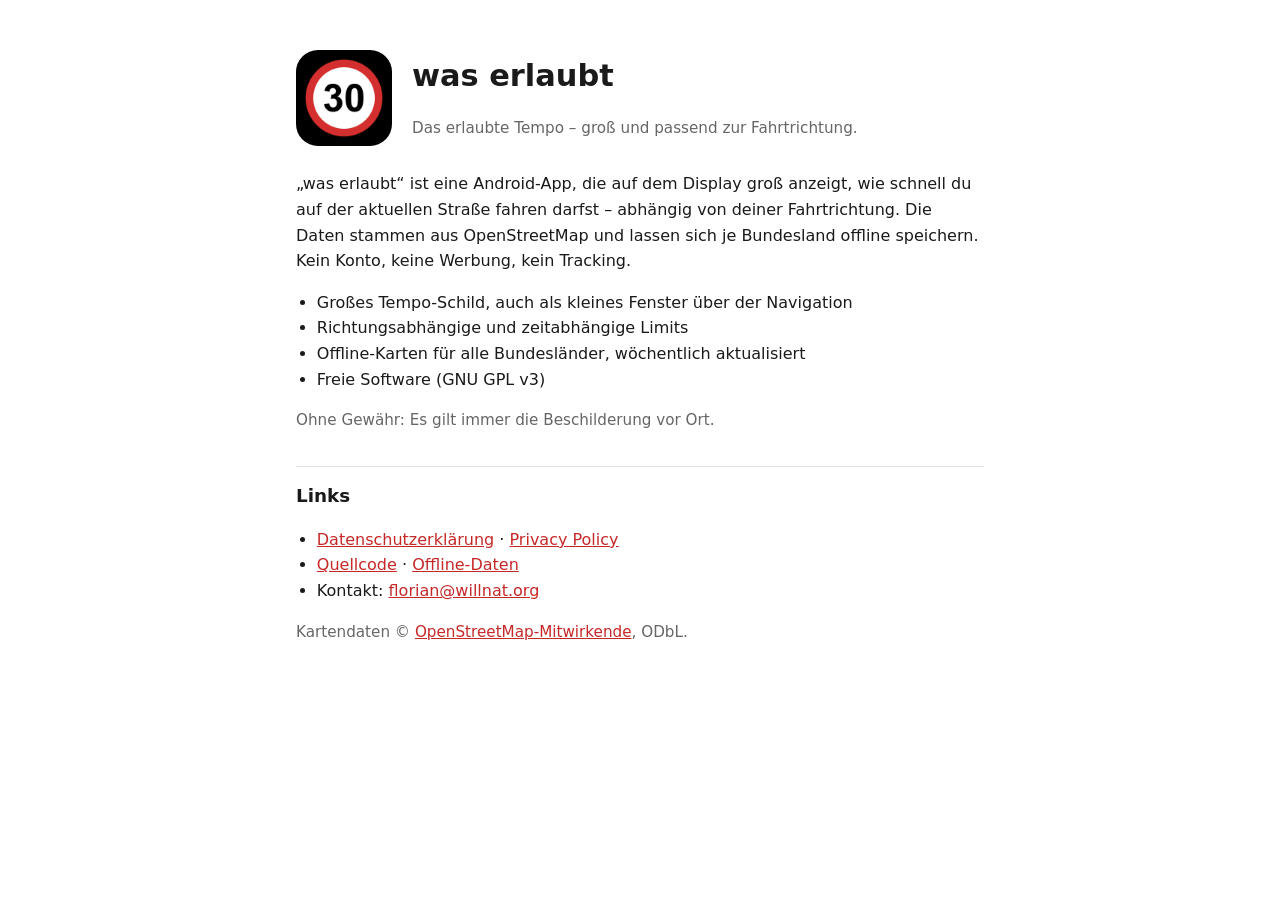
<file: docs/index.html>
<!doctype html>
<html lang="de">
<head>
<meta charset="utf-8">
<meta name="viewport" content="width=device-width, initial-scale=1">
<title>was erlaubt</title>
<link rel="icon" href="icon-512.png">
<link rel="stylesheet" href="style.css">
</head>
<body>
<main>
<div class="hero">
  <img src="icon-512.png" alt="">
  <div>
    <h1>was erlaubt</h1>
    <p class="meta">Das erlaubte Tempo – groß und passend zur Fahrtrichtung.</p>
  </div>
</div>

<p>„was erlaubt“ ist eine Android-App, die auf dem Display groß anzeigt, wie schnell du auf der
aktuellen Straße fahren darfst – abhängig von deiner Fahrtrichtung. Die Daten stammen aus
OpenStreetMap und lassen sich je Bundesland offline speichern. Kein Konto, keine Werbung, kein Tracking.</p>

<ul>
  <li>Großes Tempo-Schild, auch als kleines Fenster über der Navigation</li>
  <li>Richtungsabhängige und zeitabhängige Limits</li>
  <li>Offline-Karten für alle Bundesländer, wöchentlich aktualisiert</li>
  <li>Freie Software (GNU GPL v3)</li>
</ul>

<p class="meta">Ohne Gewähr: Es gilt immer die Beschilderung vor Ort.</p>

<h2>Links</h2>
<ul>
  <li><a href="datenschutz.html">Datenschutzerklärung</a> · <a href="privacy.html">Privacy Policy</a></li>
  <li><a href="https://github.com/strYchni0x/was-erlaubt-app">Quellcode</a> ·
      <a href="https://github.com/strYchni0x/was-erlaubt-daten">Offline-Daten</a></li>
  <li>Kontakt: <a href="mailto:florian@willnat.org">florian@willnat.org</a></li>
</ul>

<p class="meta">Kartendaten © <a href="https://www.openstreetmap.org/copyright">OpenStreetMap-Mitwirkende</a>, ODbL.</p>
</main>
</body>
</html>
</file>
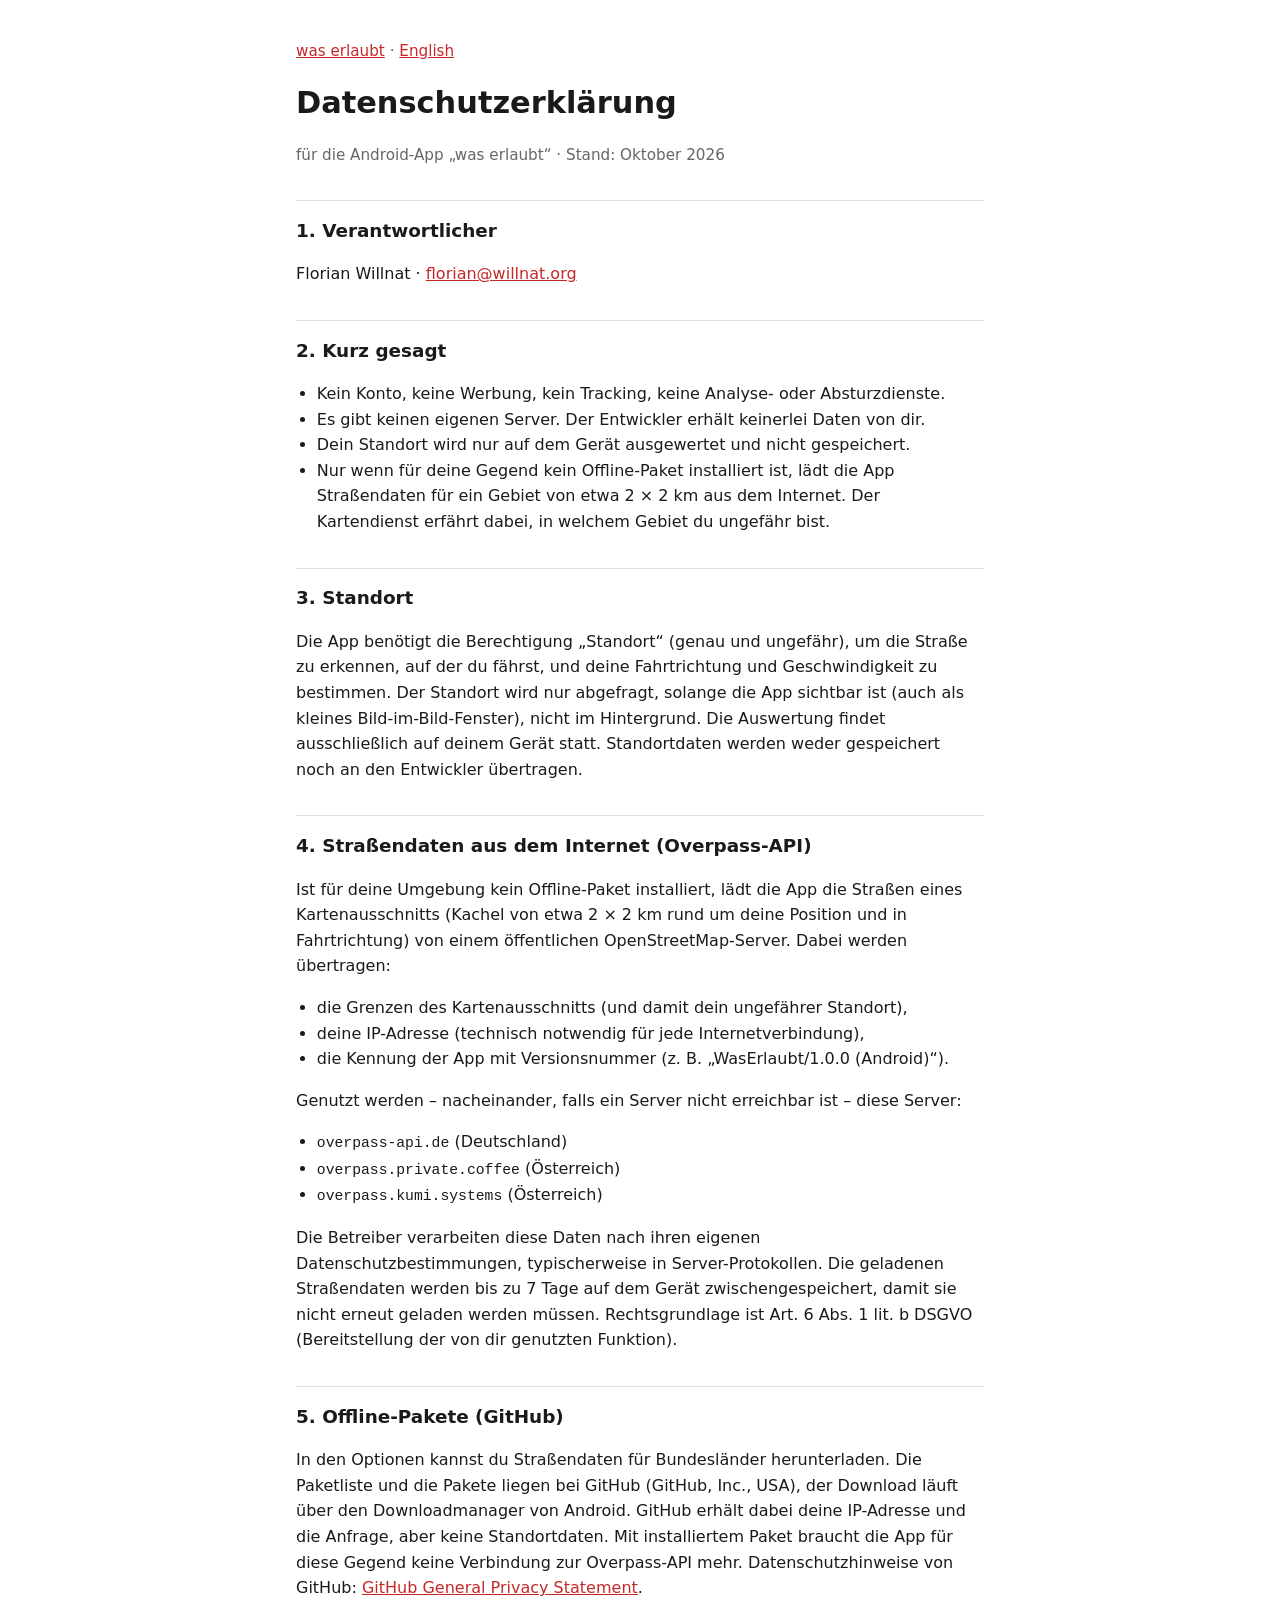
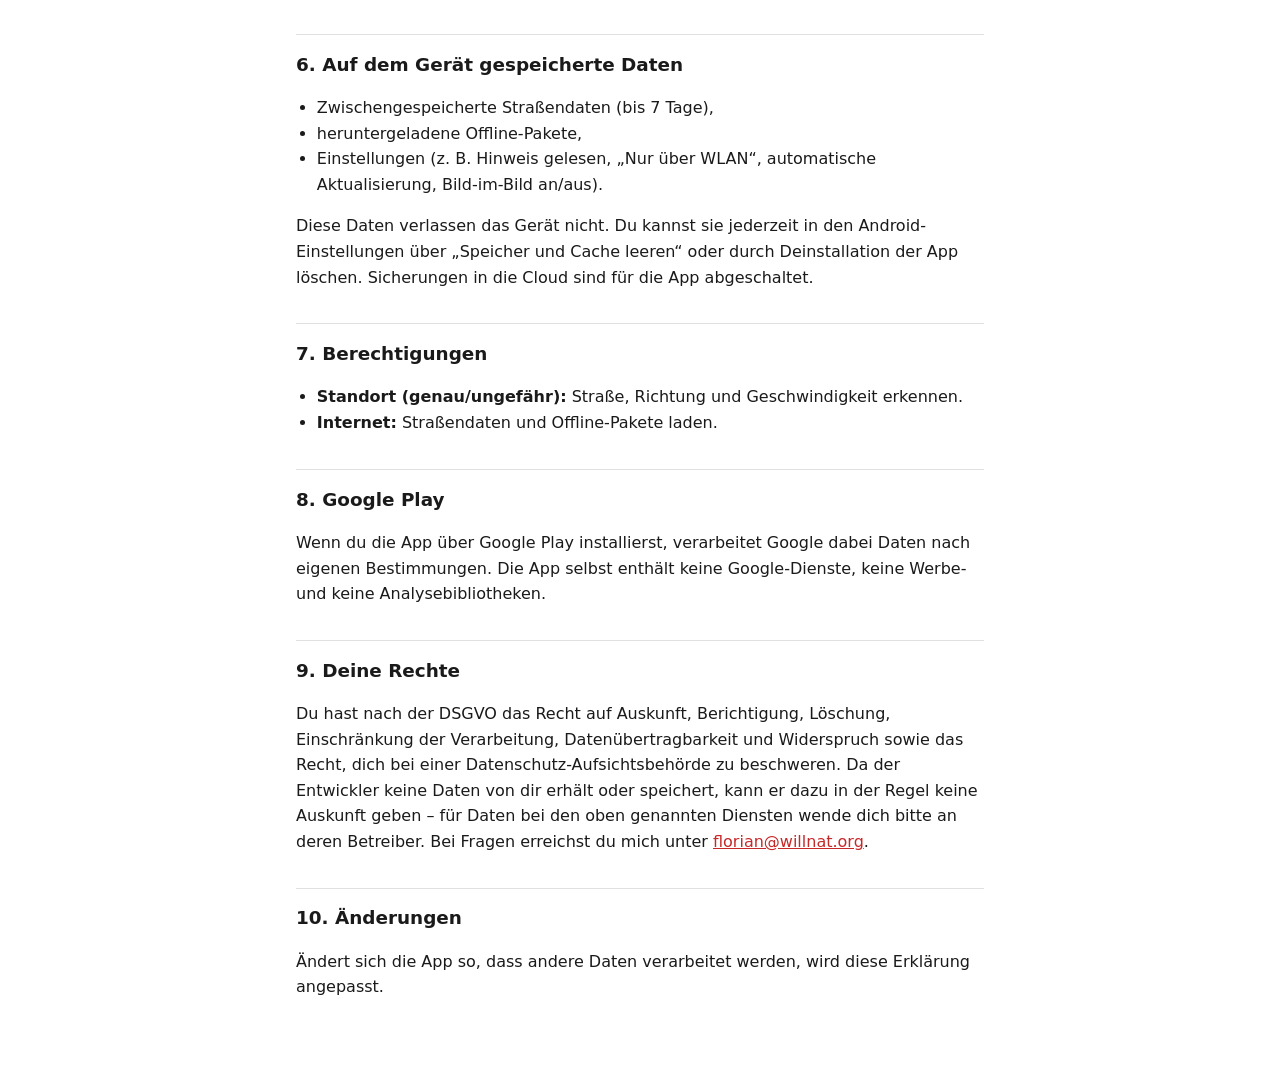
<file: docs/datenschutz.html>
<!doctype html>
<html lang="de">
<head>
<meta charset="utf-8">
<meta name="viewport" content="width=device-width, initial-scale=1">
<title>Datenschutzerklärung – was erlaubt</title>
<link rel="stylesheet" href="style.css">
</head>
<body>
<main>
<p class="nav"><a href="./">was erlaubt</a> · <a href="privacy.html">English</a></p>
<h1>Datenschutzerklärung</h1>
<p class="meta">für die Android-App „was erlaubt“ · Stand: Oktober 2026</p>

<h2>1. Verantwortlicher</h2>
<p>Florian Willnat · <a href="mailto:florian@willnat.org">florian@willnat.org</a></p>

<h2>2. Kurz gesagt</h2>
<ul>
  <li>Kein Konto, keine Werbung, kein Tracking, keine Analyse- oder Absturzdienste.</li>
  <li>Es gibt keinen eigenen Server. Der Entwickler erhält keinerlei Daten von dir.</li>
  <li>Dein Standort wird nur auf dem Gerät ausgewertet und nicht gespeichert.</li>
  <li>Nur wenn für deine Gegend kein Offline-Paket installiert ist, lädt die App Straßendaten
      für ein Gebiet von etwa 2 × 2 km aus dem Internet. Der Kartendienst erfährt dabei, in welchem
      Gebiet du ungefähr bist.</li>
</ul>

<h2>3. Standort</h2>
<p>Die App benötigt die Berechtigung „Standort“ (genau und ungefähr), um die Straße zu erkennen, auf der
du fährst, und deine Fahrtrichtung und Geschwindigkeit zu bestimmen. Der Standort wird nur abgefragt,
solange die App sichtbar ist (auch als kleines Bild-im-Bild-Fenster), nicht im Hintergrund. Die
Auswertung findet ausschließlich auf deinem Gerät statt. Standortdaten werden weder gespeichert noch an
den Entwickler übertragen.</p>

<h2>4. Straßendaten aus dem Internet (Overpass-API)</h2>
<p>Ist für deine Umgebung kein Offline-Paket installiert, lädt die App die Straßen eines Kartenausschnitts
(Kachel von etwa 2 × 2 km rund um deine Position und in Fahrtrichtung) von einem öffentlichen
OpenStreetMap-Server. Dabei werden übertragen:</p>
<ul>
  <li>die Grenzen des Kartenausschnitts (und damit dein ungefährer Standort),</li>
  <li>deine IP-Adresse (technisch notwendig für jede Internetverbindung),</li>
  <li>die Kennung der App mit Versionsnummer (z. B. „WasErlaubt/1.0.0 (Android)“).</li>
</ul>
<p>Genutzt werden – nacheinander, falls ein Server nicht erreichbar ist – diese Server:</p>
<ul>
  <li><code>overpass-api.de</code> (Deutschland)</li>
  <li><code>overpass.private.coffee</code> (Österreich)</li>
  <li><code>overpass.kumi.systems</code> (Österreich)</li>
</ul>
<p>Die Betreiber verarbeiten diese Daten nach ihren eigenen Datenschutzbestimmungen, typischerweise in
Server-Protokollen. Die geladenen Straßendaten werden bis zu 7 Tage auf dem Gerät zwischengespeichert,
damit sie nicht erneut geladen werden müssen. Rechtsgrundlage ist Art. 6 Abs. 1 lit. b DSGVO
(Bereitstellung der von dir genutzten Funktion).</p>

<h2>5. Offline-Pakete (GitHub)</h2>
<p>In den Optionen kannst du Straßendaten für Bundesländer herunterladen. Die Paketliste und die Pakete
liegen bei GitHub (GitHub, Inc., USA), der Download läuft über den Downloadmanager von Android. GitHub
erhält dabei deine IP-Adresse und die Anfrage, aber keine Standortdaten. Mit installiertem Paket braucht
die App für diese Gegend keine Verbindung zur Overpass-API mehr. Datenschutzhinweise von GitHub:
<a href="https://docs.github.com/de/site-policy/privacy-policies/github-general-privacy-statement">GitHub General Privacy Statement</a>.</p>

<h2>6. Auf dem Gerät gespeicherte Daten</h2>
<ul>
  <li>Zwischengespeicherte Straßendaten (bis 7 Tage),</li>
  <li>heruntergeladene Offline-Pakete,</li>
  <li>Einstellungen (z. B. Hinweis gelesen, „Nur über WLAN“, automatische Aktualisierung, Bild-im-Bild an/aus).</li>
</ul>
<p>Diese Daten verlassen das Gerät nicht. Du kannst sie jederzeit in den Android-Einstellungen über
„Speicher und Cache leeren“ oder durch Deinstallation der App löschen. Sicherungen in die Cloud sind
für die App abgeschaltet.</p>

<h2>7. Berechtigungen</h2>
<ul>
  <li><strong>Standort (genau/ungefähr):</strong> Straße, Richtung und Geschwindigkeit erkennen.</li>
  <li><strong>Internet:</strong> Straßendaten und Offline-Pakete laden.</li>
</ul>

<h2>8. Google Play</h2>
<p>Wenn du die App über Google Play installierst, verarbeitet Google dabei Daten nach eigenen
Bestimmungen. Die App selbst enthält keine Google-Dienste, keine Werbe- und keine Analysebibliotheken.</p>

<h2>9. Deine Rechte</h2>
<p>Du hast nach der DSGVO das Recht auf Auskunft, Berichtigung, Löschung, Einschränkung der Verarbeitung,
Datenübertragbarkeit und Widerspruch sowie das Recht, dich bei einer Datenschutz-Aufsichtsbehörde zu
beschweren. Da der Entwickler keine Daten von dir erhält oder speichert, kann er dazu in der Regel keine
Auskunft geben – für Daten bei den oben genannten Diensten wende dich bitte an deren Betreiber. Bei
Fragen erreichst du mich unter <a href="mailto:florian@willnat.org">florian@willnat.org</a>.</p>

<h2>10. Änderungen</h2>
<p>Ändert sich die App so, dass andere Daten verarbeitet werden, wird diese Erklärung angepasst.</p>
</main>
</body>
</html>
</file>
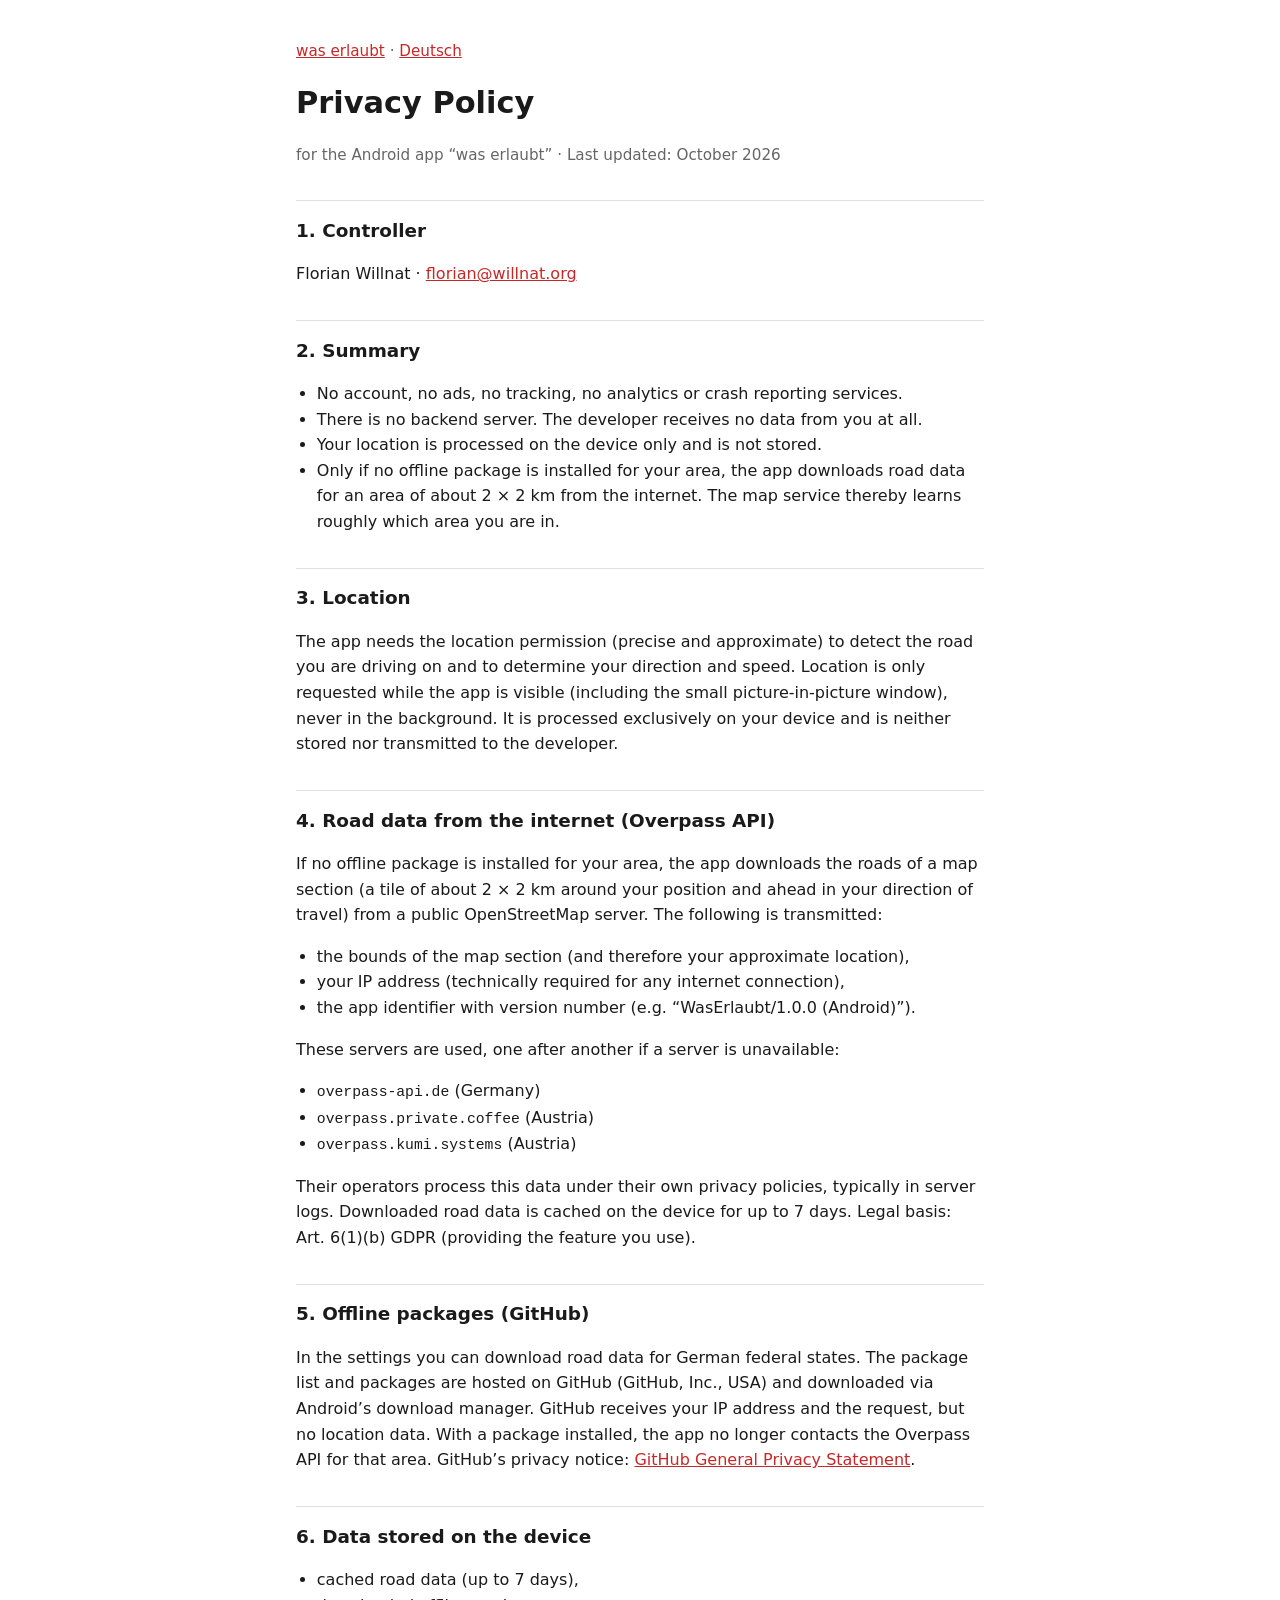
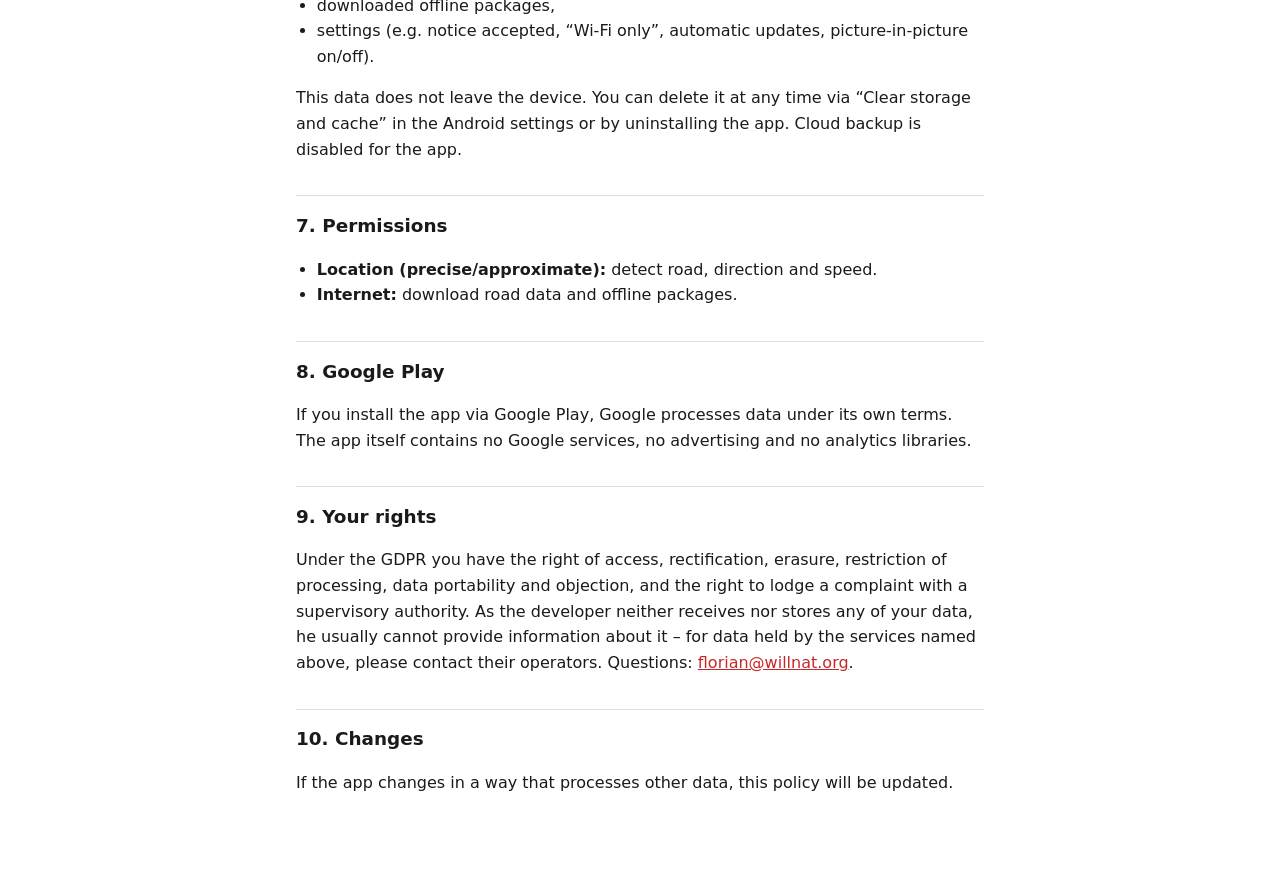
<file: docs/privacy.html>
<!doctype html>
<html lang="en">
<head>
<meta charset="utf-8">
<meta name="viewport" content="width=device-width, initial-scale=1">
<title>Privacy Policy – was erlaubt</title>
<link rel="stylesheet" href="style.css">
</head>
<body>
<main>
<p class="nav"><a href="./">was erlaubt</a> · <a href="datenschutz.html">Deutsch</a></p>
<h1>Privacy Policy</h1>
<p class="meta">for the Android app “was erlaubt” · Last updated: October 2026</p>

<h2>1. Controller</h2>
<p>Florian Willnat · <a href="mailto:florian@willnat.org">florian@willnat.org</a></p>

<h2>2. Summary</h2>
<ul>
  <li>No account, no ads, no tracking, no analytics or crash reporting services.</li>
  <li>There is no backend server. The developer receives no data from you at all.</li>
  <li>Your location is processed on the device only and is not stored.</li>
  <li>Only if no offline package is installed for your area, the app downloads road data for an area of
      about 2 × 2 km from the internet. The map service thereby learns roughly which area you are in.</li>
</ul>

<h2>3. Location</h2>
<p>The app needs the location permission (precise and approximate) to detect the road you are driving on
and to determine your direction and speed. Location is only requested while the app is visible
(including the small picture-in-picture window), never in the background. It is processed exclusively
on your device and is neither stored nor transmitted to the developer.</p>

<h2>4. Road data from the internet (Overpass API)</h2>
<p>If no offline package is installed for your area, the app downloads the roads of a map section (a tile
of about 2 × 2 km around your position and ahead in your direction of travel) from a public
OpenStreetMap server. The following is transmitted:</p>
<ul>
  <li>the bounds of the map section (and therefore your approximate location),</li>
  <li>your IP address (technically required for any internet connection),</li>
  <li>the app identifier with version number (e.g. “WasErlaubt/1.0.0 (Android)”).</li>
</ul>
<p>These servers are used, one after another if a server is unavailable:</p>
<ul>
  <li><code>overpass-api.de</code> (Germany)</li>
  <li><code>overpass.private.coffee</code> (Austria)</li>
  <li><code>overpass.kumi.systems</code> (Austria)</li>
</ul>
<p>Their operators process this data under their own privacy policies, typically in server logs. Downloaded
road data is cached on the device for up to 7 days. Legal basis: Art. 6(1)(b) GDPR (providing the
feature you use).</p>

<h2>5. Offline packages (GitHub)</h2>
<p>In the settings you can download road data for German federal states. The package list and packages are
hosted on GitHub (GitHub, Inc., USA) and downloaded via Android’s download manager. GitHub receives your
IP address and the request, but no location data. With a package installed, the app no longer contacts the
Overpass API for that area. GitHub’s privacy notice:
<a href="https://docs.github.com/en/site-policy/privacy-policies/github-general-privacy-statement">GitHub General Privacy Statement</a>.</p>

<h2>6. Data stored on the device</h2>
<ul>
  <li>cached road data (up to 7 days),</li>
  <li>downloaded offline packages,</li>
  <li>settings (e.g. notice accepted, “Wi-Fi only”, automatic updates, picture-in-picture on/off).</li>
</ul>
<p>This data does not leave the device. You can delete it at any time via “Clear storage and cache” in the
Android settings or by uninstalling the app. Cloud backup is disabled for the app.</p>

<h2>7. Permissions</h2>
<ul>
  <li><strong>Location (precise/approximate):</strong> detect road, direction and speed.</li>
  <li><strong>Internet:</strong> download road data and offline packages.</li>
</ul>

<h2>8. Google Play</h2>
<p>If you install the app via Google Play, Google processes data under its own terms. The app itself contains
no Google services, no advertising and no analytics libraries.</p>

<h2>9. Your rights</h2>
<p>Under the GDPR you have the right of access, rectification, erasure, restriction of processing, data
portability and objection, and the right to lodge a complaint with a supervisory authority. As the developer
neither receives nor stores any of your data, he usually cannot provide information about it – for data held
by the services named above, please contact their operators. Questions:
<a href="mailto:florian@willnat.org">florian@willnat.org</a>.</p>

<h2>10. Changes</h2>
<p>If the app changes in a way that processes other data, this policy will be updated.</p>
</main>
</body>
</html>
</file>
<file: docs/style.css>
:root { --bg: #ffffff; --fg: #1a1a1a; --muted: #666; --accent: #c62828; --line: #e0e0e0; }
@media (prefers-color-scheme: dark) {
  :root { --bg: #000000; --fg: #ececec; --muted: #9e9e9e; --accent: #ef5350; --line: #333; }
}
* { box-sizing: border-box; }
body { margin: 0; background: var(--bg); color: var(--fg);
  font: 16px/1.6 system-ui, -apple-system, "Segoe UI", Roboto, sans-serif; }
main { max-width: 720px; margin: 0 auto; padding: 24px 16px 64px; }
h1 { font-size: 1.9rem; margin: 0.4em 0 0.2em; }
h2 { font-size: 1.15rem; margin: 1.8em 0 0.4em; padding-top: 0.8em; border-top: 1px solid var(--line); }
a { color: var(--accent); }
.meta, .nav { color: var(--muted); font-size: 0.95rem; }
code { font-size: 0.92em; }
ul { padding-left: 1.3em; }
.hero { display: flex; align-items: center; gap: 20px; margin: 16px 0 8px; }
.hero img { width: 96px; height: 96px; border-radius: 22px; }
</file>
